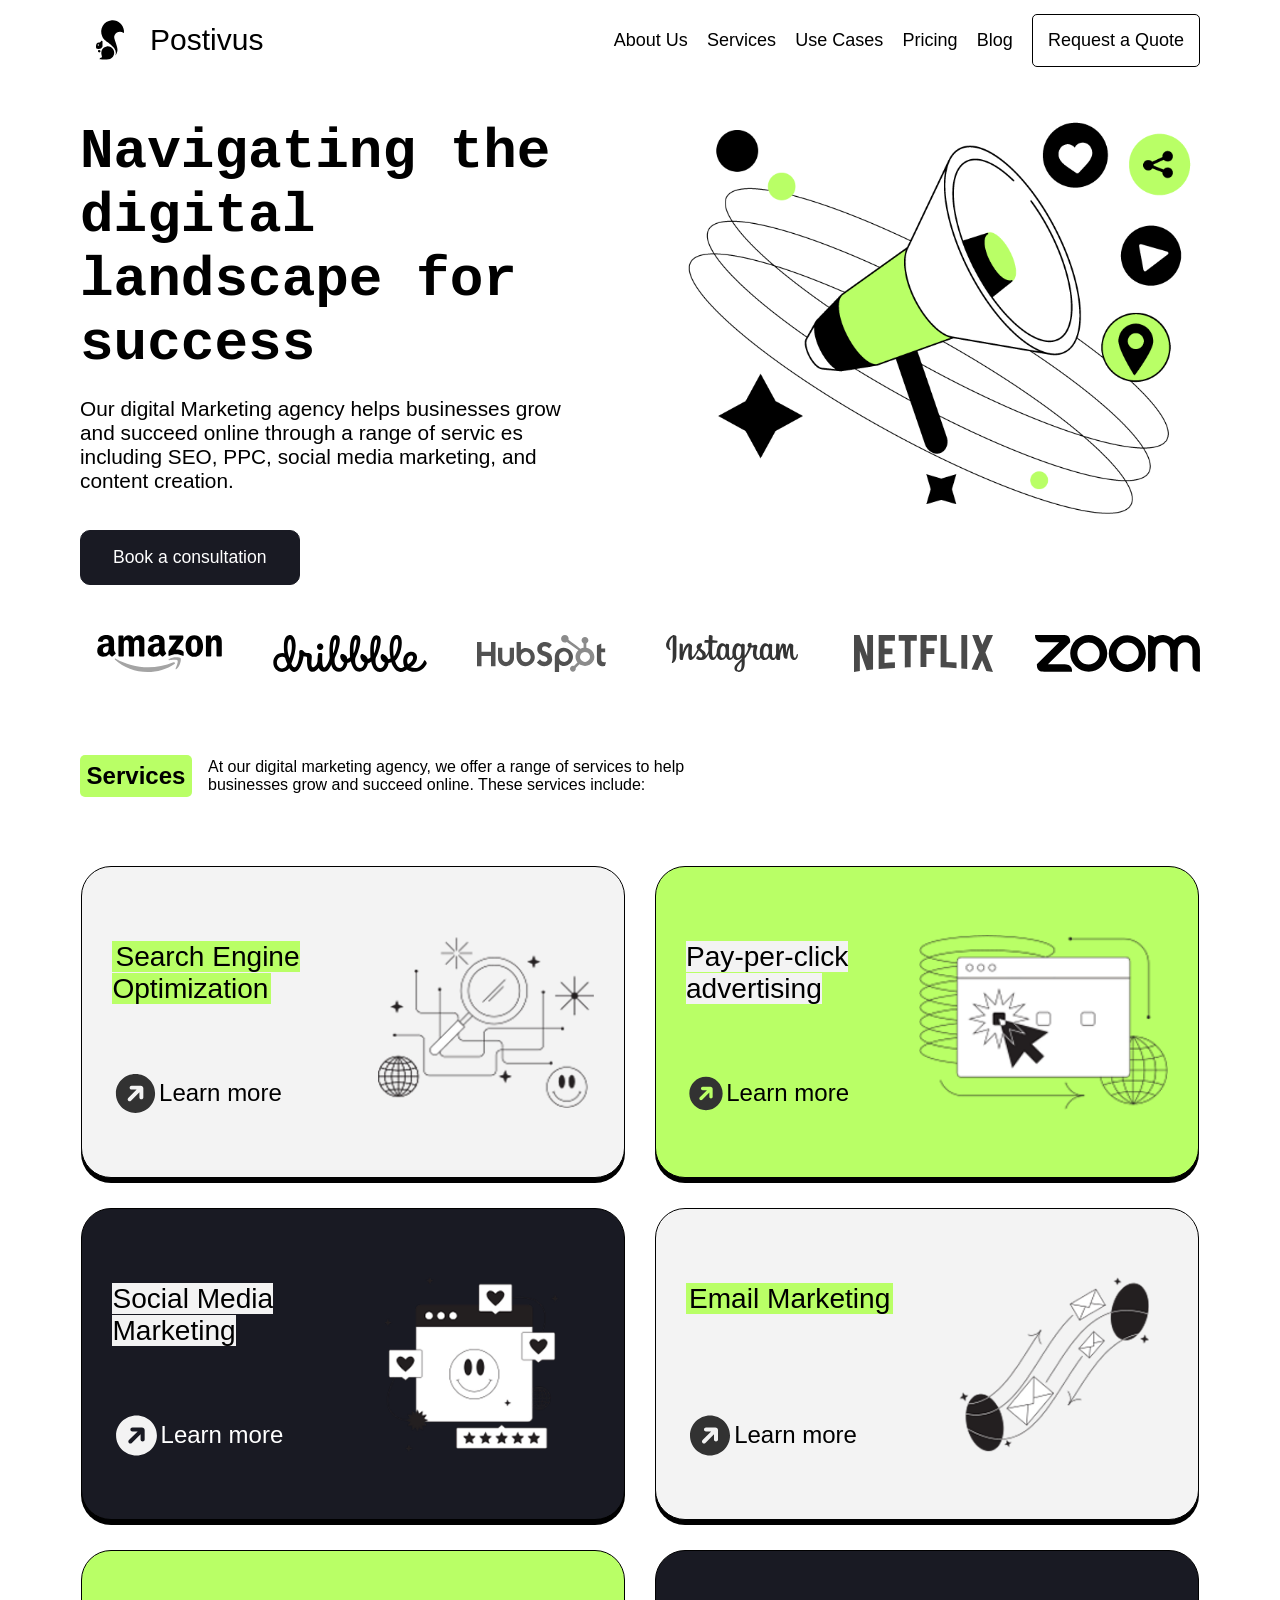
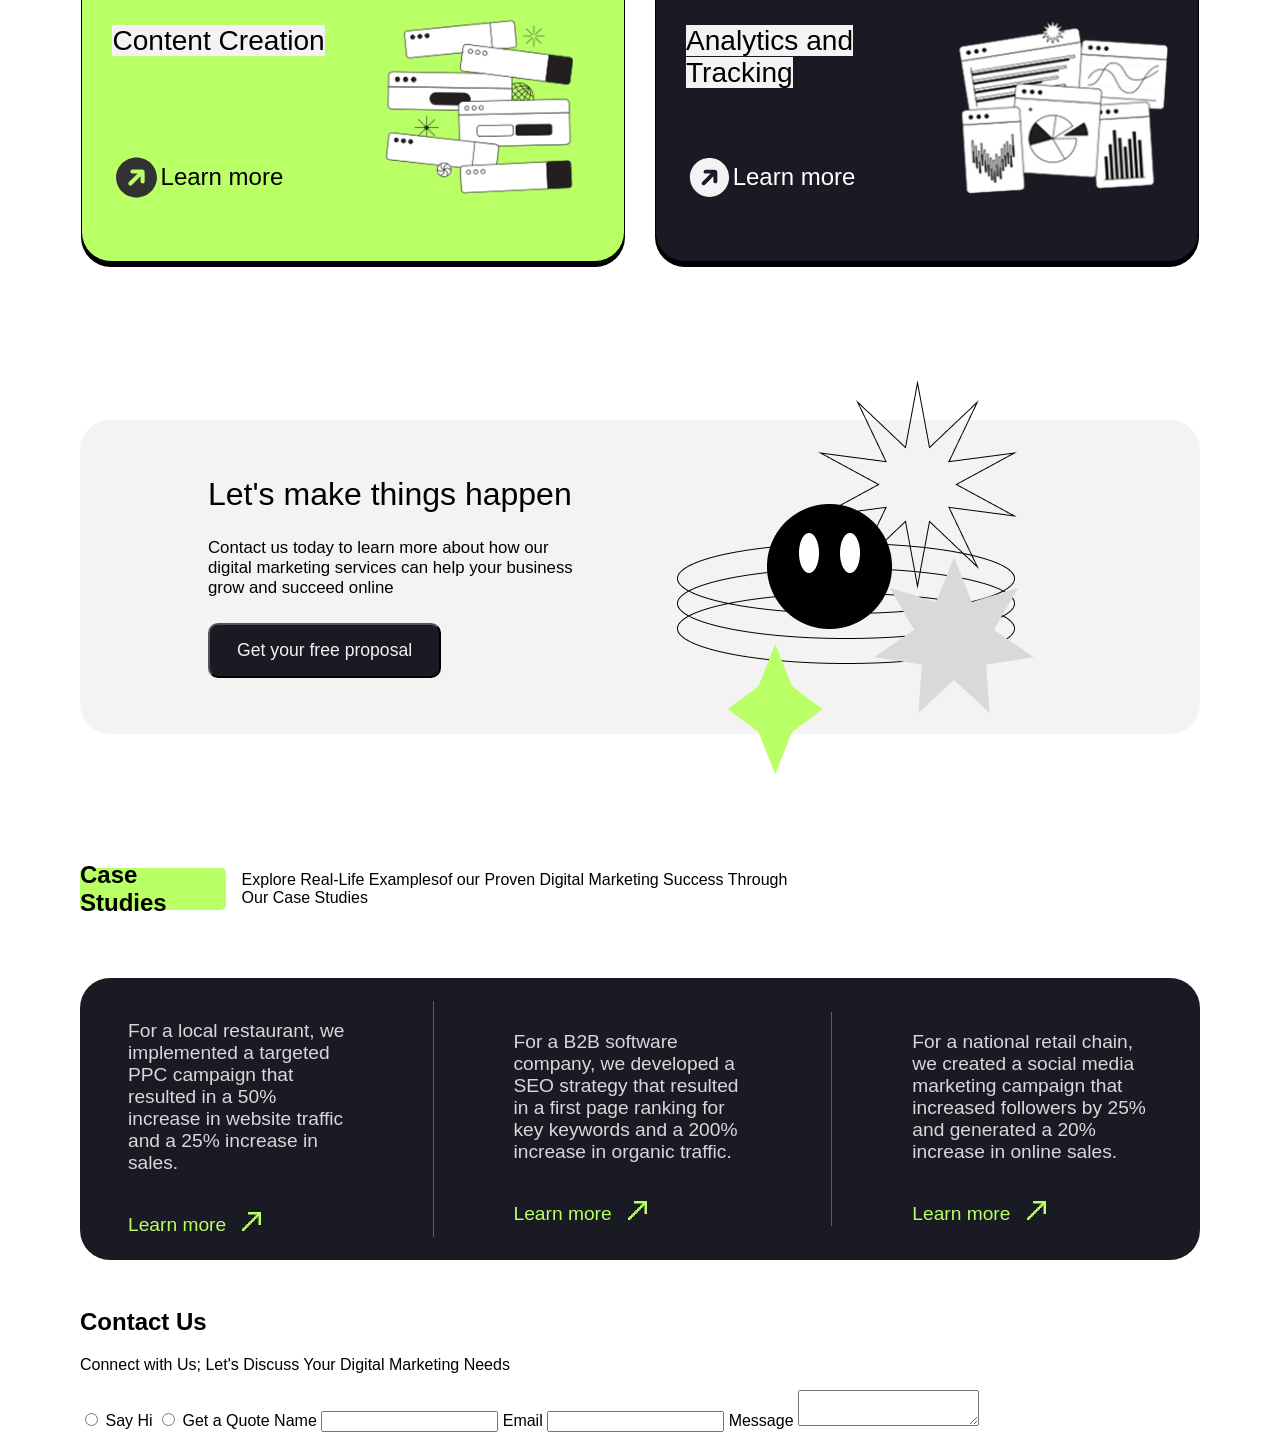
<file: Landing Page/index.html>
<!DOCTYPE html>
<html lang="en">
<head>
    <meta charset="UTF-8">
    <meta name="viewport" content="width=device-width, initial-scale=1.0">
    <title>Landing Page</title>
    <link rel="stylesheet" href="styles.css">
</head>
<body>
    <header>
        <nav class="navbar">
            <div class="logo-container">
                <img src="images/Logo.svg" alt="Postivus Logo" class="logo-img">
                <span>Postivus</span>
            </div>
            <ul class="nav-links">
                <li><a href="#about-us">About Us</a></li>
                <li><a href="#services">Services</a></li>
                <li><a href="#use-cases">Use Cases</a></li>
                <li><a href="#pricing">Pricing</a></li>
                <li><a href="#blog">Blog</a></li>
                <li class="cta-link-btn"><button class="cta-button">Request a Quote</button></li>
            </ul>
            
        </nav>
    </header>
    <main>
        <section class="about-us" id="about-us">
            <div class="hero-container">
                <div class="hero-content">
                    <h1 class="hero-h1">Navigating the digital landscape for success</h1>
                    <span class="hero-p-span">
                        <p class="hero-p">Our digital Marketing agency helps businesses grow and succeed online through a range of servic es including SEO, PPC, social media marketing, and content creation.</p>
                        <button class="hero-cta-btn">Book a consultation</button>
                    </span>
                </div>
                <div class="hero-image">
                    <img src="images/Megaphone.png" alt="Digital marketing megaphone illustration">
                </div>
            </div>
        </section>
        <div class="trusted-companies-container">
            <div class="trusted-companies">
                <img src="images/company-logos-svg/SVG cropped/amazon-2-logo-svgrepo-com-cropped.svg" alt="Amazon Logo">
                <img src="images/company-logos-svg/SVG cropped/dribbble-svgrepo-com.svg" alt="Dribbble Logo">
                <img src="images/company-logos-svg/SVG cropped/hubspot-svgrepo-com.svg" alt="Hubspot Logo">
                <img src="images/company-logos-svg/SVG cropped/instagram-svgrepo-com.svg" alt="Instagram Logo">
                <img src="images/company-logos-svg/SVG cropped/netflix-svgrepo-com.svg" alt="Netflix Logo">
                <img src="images/company-logos-svg/SVG cropped/zoom-svgrepo-com.svg" alt="Zoom Logo">
            </div>
        </div>
       <section class="services" id="services">
            <div class="services-intro">
                <h2 class="services-intro-h2">Services</h2>
                <p> At our digital marketing agency, we offer a range of services to help businesses grow and succeed online. These services include:</p>
            </div>
            <div class="services-container">
                <article class="article seo-article">
                    <div class="article-content seo-content">
                        <h3><span>Search Engine Optimization</span></h3>
                        <div class="learn-more">
                            <img src="images/Services Illustration/arrow-upright.svg" alt="arrow-icon">
                            <p>Learn more</p>
                        </div>
                    </div>
                    <img src="images/Services Illustration/SEO illustration.png" alt="seo illustration">
                </article>
                <article class="article ppc-article">
                    <div class="article-content ppc-content">
                        <h3><span>Pay-per-click advertising</span></h3>
                        <div class="learn-more">
                            <img src="images/Services Illustration/arrow-upright.svg" alt="arrow-icon">
                            <p>Learn more</p>
                        </div>
                    </div>
                    <img src="images/Services Illustration/PPC illustration.png" alt="pay-per-click illustration">
                </article>
                <article class="article smm-article">
                    <div class="article-content smm-content">
                        <h3><span>Social Media Marketing</span></h3>
                        <div class="learn-more learn-more-white">
                            <img src="images/Services Illustration/arrow-upright-white.svg" alt="arrow-icon">
                            <p>Learn more</p>
                        </div>
                    </div>
                    <img src="images/Services Illustration/SMM illustration.png" alt="Social media marketing illustration">
                </article>
                <article class="article email-article">
                    <div class="article-content email-content">
                        <h3><span>Email Marketing</span></h3>
                        <div class="learn-more">
                            <img src="images/Services Illustration/arrow-upright.svg" alt="arrow-icon">
                            <p>Learn more</p>
                        </div>
                    </div>
                    <img src="images/Services Illustration/Email Illustration.png" alt="Email marketing illustration">
                </article>
                <article class="article cc-article">
                    <div class="article-content cc-content">
                        <h3><span>Content Creation</span></h3>
                        <div class="learn-more">
                            <img src="images/Services Illustration/arrow-upright.svg" alt="arrow-icon">
                            <p>Learn more</p>
                        </div>
                    </div>
                    <img src="images/Services Illustration/CC illustration.png" alt="Content creation illustration">
                </article>
                <article class="article at-article">
                    <div class="article-content at-content">
                        <h3><span>Analytics and Tracking</span></h3>
                        <div class="learn-more learn-more-white">
                            <img src="images/Services Illustration/arrow-upright-white.svg" alt="arrow-icon">
                            <p>Learn more</p>
                        </div>
                    </div>
                    <img src="images/Services Illustration/AT illustration.png" alt="Analytics and tracking illustration">
                </article>
                <!-- Services CTA-->
                <aside class="service-cta-container">
                    <div class="service-cta-content">
                        <h3>Let's make things happen</h3>
                        <p>Contact us today to learn more about how our digital marketing services can help your business grow and succeed online</p>
                        <button>Get your free proposal</button>
                    </div>
                    <img src="images/Services Illustration/Services-CTA illustration.png" alt="service cta illustration">
                </aside>
            </div>
       </section>
       <!--Case Studies Section-->
       <section class="case-studies-section" id="use-cases">
            <div class="cs-intro">
                <h2>Case Studies</h2>
                <p>Explore Real-Life Examplesof our Proven Digital Marketing Success Through Our Case Studies</p>
            </div>
            <div class="cs-card">
                <article class="cs-card-content">
                    <p>For a local restaurant, we implemented a targeted PPC campaign that resulted in a 50% increase in website traffic and a 25% increase in sales.</p>
                    <a href="#" class="cs-learn-more">
                        Learn more 
                        <span>&#129125;</span>
                    </a>
                </article>
                <article class="cs-card-content">
                    <p>For a B2B software company, we developed a SEO strategy that resulted in a first page ranking for key keywords and a 200% increase in organic traffic.   </p>
                    <a href="#" class="cs-learn-more">
                        Learn more 
                        <span>&#129125;</span>
                    </a>
                </article>
                <article class="cs-card-content">
                    <p>For a national retail chain, we created a social media marketing campaign that increased followers by 25% and generated a 20% increase in online sales.</p>
                    <a href="#" class="cs-learn-more">
                        Learn more 
                        <span>&#129125;</span>
                    </a>
                </article>
            </div>
       </section>
       <!--Our Working Process Section-->
       <section class="contact-section">
            <div class="contact-section-intro">
                <h2>Contact Us</h2>
                <p>Connect with Us; Let's Discuss Your Digital Marketing Needs</p>
            </div>
            <div class="form-container">
                <form>
                    <!--Get a quote + say hi-->
                    <input type="radio" id="hi" value="hi" name="quote-hi">
                        <label>Say Hi</label>
                    <input type="radio" id="quote" value="quote" name="quote-hi">
                        <label>Get a Quote</label>

                    <!--Contact info input-->
                    
                        <label>Name</label>
                         <input type="text">

                        <label>Email</label>
                          <input type="email">

                        <label>Message</label>
                        <textarea></textarea>
                </form>
            </div>
       </section>
   </main> 
</body>
</html>
</file>
<file: Landing Page/styles.css>
html{
    scroll-behavior: smooth;
}
body{
    margin: 0;
    padding: 10px 80px;
    font-family: 'Poppins', sans-serif;
}


/** navbar logo **/
.navbar {
    overflow: none;
    padding: 0px;
    display: flex;
    justify-content: space-between;
    align-items: center;
    height: 60px;
    max-height: 60px;
}
.logo-container {
    display: flex;
    align-items: center;
    gap: 10px;
    height: 100%;
}

.logo-container span{
    font-size: 30px;
    font-weight: 400;
    color: #000;
    text-decoration: none;
    
}
.logo-img{
    width: auto;
    height: 100%;
    object-fit:contain;
}

/** navbar links **/
.nav-links{
    display:flex;
    text-decoration: none;
    gap: 1.2rem;
    list-style: none;
    padding: 0;
    margin: 0;
    align-items: center;
}
.nav-links li a{
    display: inline-block;
    text-decoration: none;
    color: #000;
    font-size: 18px;
    font-weight: 500;
    transition: color 0.3s ease;
}
.cta-button{
    background-color: transparent;
    font-size: 18px;
    font-weight: 500;
    transition: color 0.3s ease;
    border: 1px solid black;
    padding: 15px 15px;
    border-radius: 5px;
}


/** navbar links hover **/
.nav-links li a:hover{
    color: #86ed09;
    transform: translateY(-2px) scale(1.1);
    transition: 0.5s ease;
}

.cta-button:hover{
    background-color: #B9FF66;
    color: black;
    cursor: pointer;
    transform: scale(1.1);
    transition: 0.5s ease;
}


/** Hero - MAIN **/
.about-us{
    margin: 50px 0px;
}

.hero-container{
    display: flex;
    gap: 5rem;
}

/** hero content **/
.hero-content {
    display: flex;
    flex-direction: column;
    justify-content:space-around;
    width: 50%;
    margin: 0px;
}
.hero-h1 {
    font-family:monospace, Arial, Helvetica, sans-serif;
    font-size: 3.5rem;  
    margin: 0px;
}
.hero-p {
    font-size: 1.3rem;
    font-family: Arial, Helvetica, sans-serif;
}


/** hero image **/

.hero-image {
    width: 50%;
}


.hero-image img{
    object-fit: contain;
    width: 100%;
}

/** hero CTA Button **/
.hero-cta-btn{
    background-color: #191A23;
    color: white;
    font-size: 1.1rem;
    Padding: 1rem 2rem;
    border: 1px solid #191A23;
    border-radius: 10px;
    transform: scale(1);
    transition: 0.5s ease-in-out;
    max-width: 55%;
    margin-top: 1rem;
}

.hero-cta-btn:hover{
    background-color: #B9FF66;
    color: black;
    transform: scale(1.05);
    transition: 0.5s ease-in-out;
    border: 1px solid black;
    cursor: pointer;
}

/** Trusted Companies **/

.trusted-companies-container{
    max-width: 100%;
    max-height: 50px; 
}

.trusted-companies{
    display: flex;
    justify-content: space-between;
    gap: 2.0rem;
    width: 100%;
    height: 50px;
}
.trusted-companies img{
    filter: grayscale(100%);
    object-fit: contain;
    width: 100%;
    height: 75%;
    transition: 0.2s ease;
}
.trusted-companies img:hover {
    transform: scale(1.2);
    transition: 0.6s ease;
}

/** Services : Introduction **/
.services{
    margin: 50px 0px;
}
.services-intro,.cs-intro{
    display:flex;
    flex-direction: row;
    gap: 1rem;
}
.services-intro-h2{
    display: flex;
    flex-direction: row;
    align-items: center;
    justify-content: center;

    padding: 5px 0px;
    width: 10%; 
    height: 2rem; 
    background-color: #B9FF66;
    border-radius: 5px;
}
.services-intro p{
    display: flex;
    justify-content: center;
    align-items: center;
    flex-wrap: wrap;
    width: 50%;
}
/** Services: Articles **/
.services-container{
    margin: 50px 0px 0px 0px;
    display: flex;
    flex-direction: row;
    align-content: space-around;
    justify-content: center;
    align-items: center;
    gap: 30px;
    flex-wrap: wrap;
}
.article{
    display: flex;
    gap: 2rem;
    width: 43%;
    height: 250px;
    background-color: #f3f3f3;
    border: 1px solid black;
    border-radius: 30px;
    padding: 30px;
    box-shadow: 0px 5px;
    transform: scale(1);
    transition: 0.3s ease;
}
.article img{
    align-self: center;
    width: auto;
    height: 70%;
}
.article-content{
    font-size: 1.5rem;
    display: flex;
    flex-direction: column;
    justify-content: space-between;
    padding: 1rem 0;
    width:50%;
}
.article-content h3{
    font-weight: 300;
    font-family:  sans-serif;
}
.learn-more{
    display: flex;
    justify-content: flex-start;
    transform: scale(1);
    transition: 0.3s ease;
}
.learn-more img{
    max-width: 20%;
}

/** Services : Stylization - SEO & Email Marketing**/
.seo-content span, .email-content span{
    background-color: #B9FF66;
    padding: 0px 3px;
}

/** services : Stylization - PPC & Content Creation (CC)**/
.ppc-article, .cc-article{
    background-color: #B9FF66;
}
.ppc-content span, .cc-article span{
    background-color: #f3f3f3;
}

/** services: Stylization - Social Media Marketing and Analytics **/
.smm-article, .at-article{
    background-color: #191A23;
}
.smm-content span, .at-content span{
    background-color: #f3f3f3;
}
.learn-more-white p{
    color:white;
}

/** services article hover affect **/

.article:hover,.service-cta-container:hover{
    transform: scale(1.02);
    transition: 0.3s ease;
    
}

.learn-more:hover{
    transform: scale(1.1);
    transition: 0.7s ease;
    cursor: pointer;
}

/** service cta **/
.service-cta-container{
    margin: 8rem 0px 4rem 0px;
    display: flex;
    flex-direction: row;
    padding: 2rem 8rem;
    gap: 5rem;
    background-color: #f3f3f3;
    width: 100%;
    max-width: 100%;
    max-height: 250px;
    border-radius: 30px;
    transform: scale(1);
    transition: 0.3s ease;
}
.service-cta-container img{
    max-width: 45%;
    object-fit: cover;
    overflow: visible;
}
.service-cta-content{
    width: 45%;
    display: flex;
    flex-direction: column;
    justify-content: space-between;
    margin: 1.5rem 0rem;
}
.service-cta-content h3{
    font-family: Arial, Helvetica, sans-serif;
    font-weight: 100;
    font-size: 2rem;
    margin: 0;
}
.service-cta-content p{
    font-family: Arial, Helvetica, sans-serif;
    font-size:1.05rem;
    margin: 0;
}
.service-cta-content  button{
    background-color:#191A23;
    color: #f3f3f3;
    max-width: 60%;
    padding: 15px 15px;
    font-size: 1.1rem;
    border-radius: 10px;
    transform:scale(1);
    transition: 0.5s ease;
}

.service-cta-content button:hover{
    transform:scale(1.05);
    transition: 0.5s ease;
}

/**Case Studies - Note: The intro of this is inside the "service" **/
.cs-intro h2{
    display: flex;
    flex-direction: row;
    justify-content: center;
    align-items: center;

    padding: 5px 0px;
    width: 13%; 
    height: 2rem; 
    background-color: #B9FF66;
    border-radius: 5px;
}
.cs-intro p{
    display: flex;
    flex-direction: row;
    align-items: center;
    flex-wrap: wrap;
    width: 50%;
}

/** Case Studies (CS) Card **/
.cs-card{
    display: flex;
    flex-direction: row;
    justify-content: space-between;
    align-items: center;
    background-color: #191A23;
    color:#f3f3f3e0;
    border-radius: 30px;
    padding: 1rem 3rem;
    margin: 3rem 0rem;
    height: 250px;
    transform: scale(1);
    transition: 0.3s ease-in-out;
}

.cs-card-content{
    display: flex;
    flex-direction: column;
    align-items: space-between;
    gap: 1rem;
}
.cs-card-content p{
    font-family: Arial, Helvetica, sans-serif, Courier, monospace;
    font-weight: 100;
    font-size: 1.2rem;
    
}
.cs-card-content:not(:first-child){
    padding-left: 5rem;

}
.cs-card-content:not(:last-child){
    padding-right: 5rem;
    border-right: 1px solid #f3f3f350
}
.cs-card-content a{
    font-size: 1.2rem;
    align-items: center;
    color:#B9FF66;
    text-decoration: none;
    transform: scale(1);
    transition: 0.3s ease-in-out;
}
.cs-card-content span{
    padding-left: 0.5rem;
    font-size: 1.5rem;
    font-weight: bold;
}
/** CS card hover effet **/
.cs-card:hover{
    transform: scale(1.01);
    transition: 0.5s ease-in-out;
}
.cs-card-content a:hover{
    transform: scale(1.02);
    transition: 0.5s ease-in-out;
}
</file>
